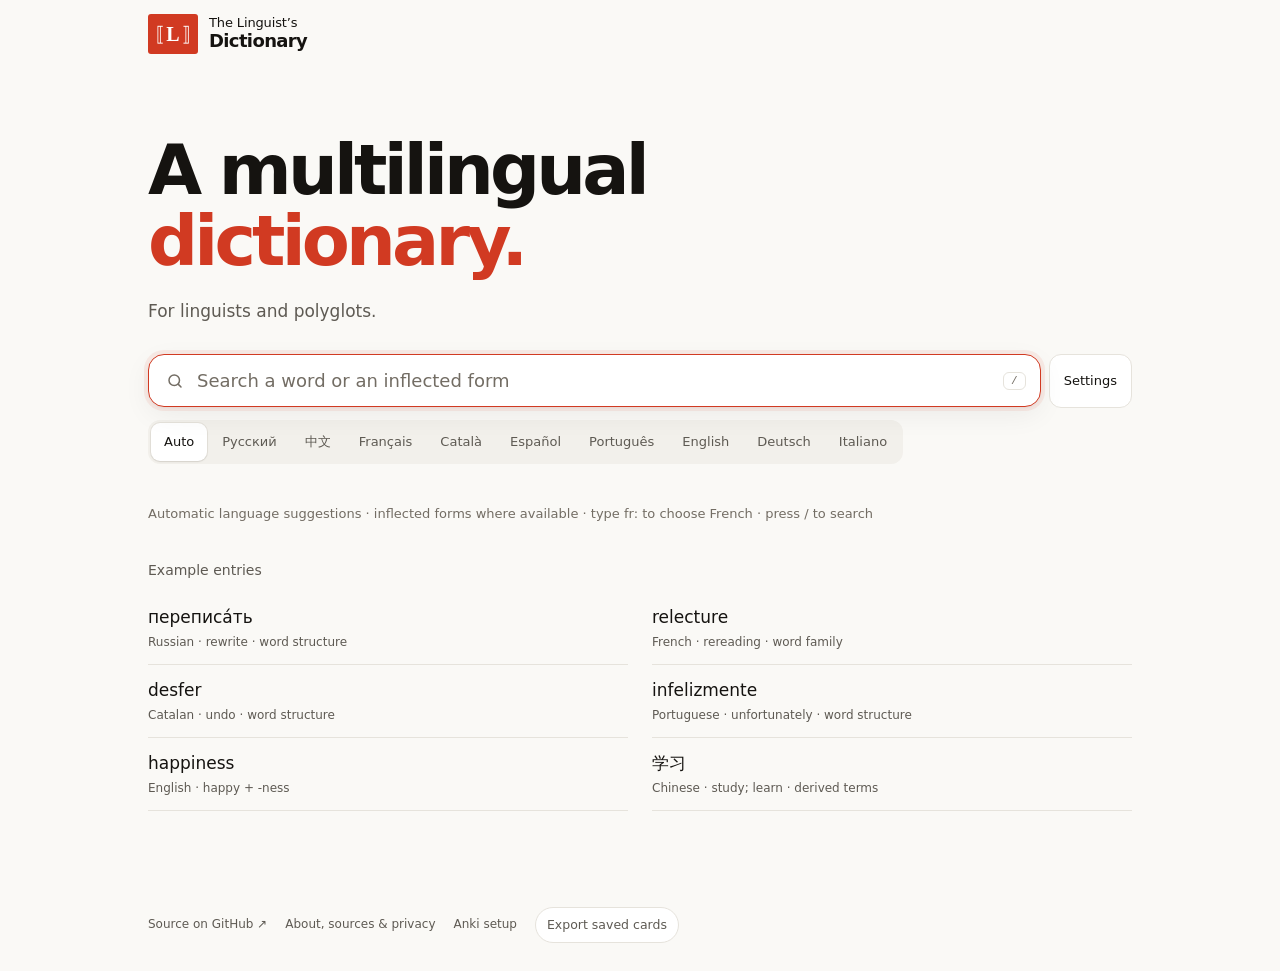
<file: index.html>
<!doctype html>
<html lang="en">
<head>
<meta charset="utf-8">
<meta name="viewport" content="width=device-width, initial-scale=1">
<meta name="color-scheme" content="light dark">
<title>The Linguist’s Dictionary</title>
<meta name="description" content="A multilingual reference for linguists and polyglots, with definitions, forms, etymology and cross-language connections across nine languages.">
<meta name="referrer" content="no-referrer">
<meta property="og:title" content="The Linguist’s Dictionary">
<meta property="og:description" content="A multilingual reference for linguists and polyglots across nine languages.">
<meta name="theme-color" content="#d13a22">
<link rel="icon" href="favicon-semantic-2.svg" type="image/svg+xml">
<link rel="shortcut icon" href="favicon-semantic-2.svg" type="image/svg+xml">
<link rel="stylesheet" href="styles.css?v=20261117-linguist1">
<link rel="stylesheet" href="mobile-fix.css?v=20261117-phone2">
<link rel="stylesheet" href="features.css?v=20261117-linguist1">
<link rel="stylesheet" href="reset.css?v=20261117-reset1">
<link rel="stylesheet" href="brand.css?v=20261117-brand2">
<link rel="stylesheet" href="morphology.css?v=20261118-1">
<link rel="stylesheet" href="polish.css?v=20261118-2">
<link rel="stylesheet" href="gender.css?v=20261118-1">
<link rel="stylesheet" href="word-links.css?v=20261118-1">
<link rel="stylesheet" href="compact-actions.css?v=20261119-2">
<link rel="stylesheet" href="audio-launch.css?v=20261119-2">
</head>
<body class="home">
<header class="top"><div class="wrap">
 <div class="brandrow">
  <button class="brand" id="home" type="button"><span class="mark semantic-mark" aria-hidden="true"><span class="semantic-bracket">⟦</span><span class="semantic-letter">L</span><span class="semantic-bracket">⟧</span></span><span>The Linguist’s<br><strong>Dictionary</strong></span></button>

 </div>
 <div class="intro"><h1 class="hero">A multilingual<br><span>dictionary.</span></h1><p class="tagline">For linguists and polyglots.</p></div>
 <div class="searchline"><form class="search" id="f" autocomplete="off">
  <svg viewBox="0 0 24 24" fill="none" stroke="currentColor" stroke-width="2" stroke-linecap="round"><circle cx="11" cy="11" r="7"/><path d="m20 20-3.5-3.5"/></svg>
  <input id="q" type="search" placeholder="Search a word or an inflected form" aria-label="Word" autofocus spellcheck="false" autocapitalize="off" enterkeyhint="search">
  <span class="kbd">/</span>
 </form><details id="settings" class="settings"><summary aria-label="Dictionary settings">Settings</summary><div class="settings-panel"><h2>Cards &amp; appearance</h2>  <div class="tools">
   <span class="pill" id="queueStatus" hidden></span>
   <button class="pill" id="ankiStatus" type="button" title="Connect Anki on this computer">Connect Anki</button>
   <button class="pill" id="autoBtn" type="button" role="switch" aria-checked="true"><span>Auto-add</span><span class="switch"></span></button>
   <button class="icon-btn" id="themeBtn" type="button" aria-label="Theme"></button>
  </div><a href="about.html#anki">Anki setup &amp; local access ↗</a><p>Save in this browser, export as TSV, or connect Anki Desktop. Auto-add saves each completed lookup and available partners.</p></div></details></div>
 <div class="seg" id="langs" role="group" aria-label="Language"></div>
</div></header>
<main class="wrap" id="main"></main>
<footer class="wrap site-footer"><a href="https://github.com/guillemwilly/linguists-dictionary">Source on GitHub ↗</a><a href="about.html">About, sources &amp; privacy</a><a href="about.html#anki">Anki setup</a><button class="pill" id="exportBtn" type="button">Export saved cards</button></footer>
<script src="compat.js?v=italian-1"></script>
<script src="app.js?v=20261118-polish1"></script>
<script src="german.js?v=italian-1"></script>
<script src="italian.js?v=italian-1"></script>
<script src="morphology.js?v=20261118-polish1"></script>
<script src="gender.js?v=italian-1"></script>
<script src="features.js?v=german-1"></script>
<script src="word-links.js?v=20261118-1"></script>
<script src="reset.js?v=20261117-reset1"></script>
<script src="compact-actions.js?v=20261119-2"></script>
<script src="pronunciation.js?v=20261119-2"></script>
<script src="launch-examples.js?v=20261118-1"></script>
</body>
</html>
</file>
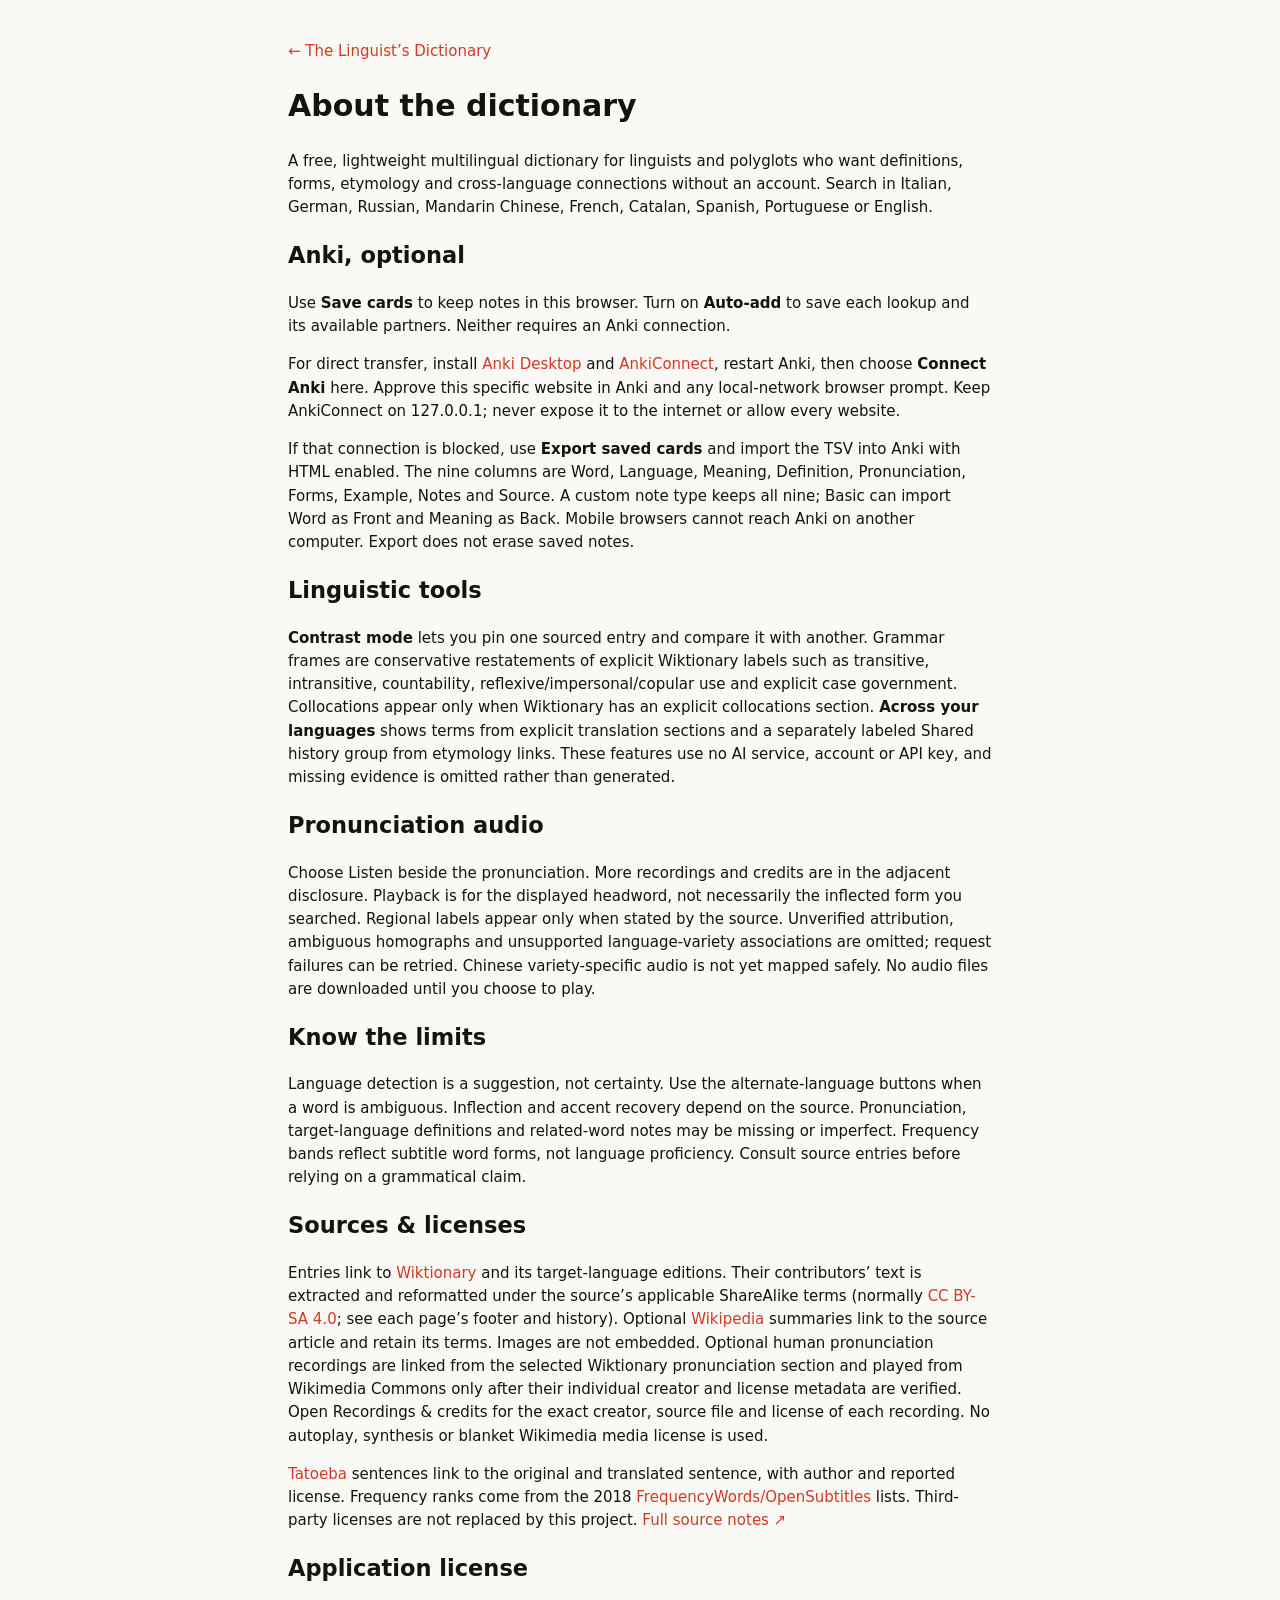
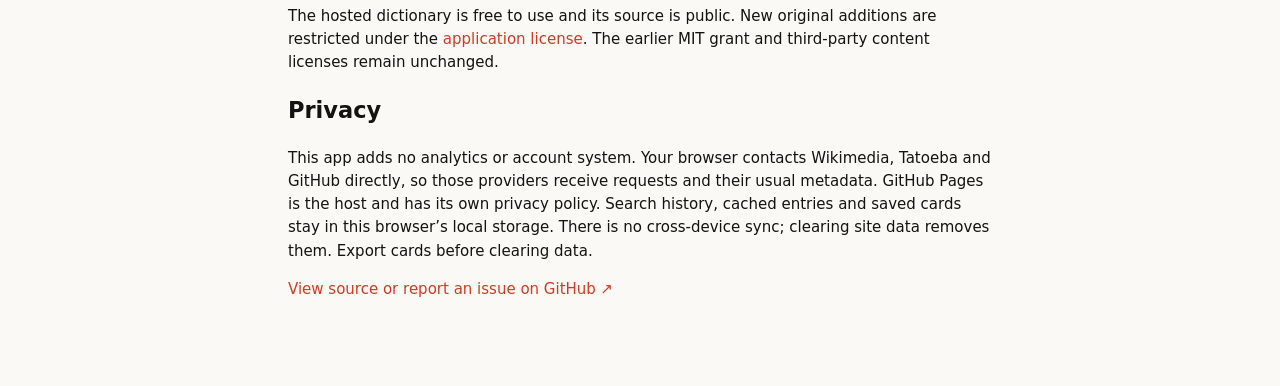
<file: about.html>
<!doctype html><html lang="en"><head><meta charset="utf-8"><meta name="viewport" content="width=device-width,initial-scale=1"><title>About · The Linguist’s Dictionary</title><link rel="stylesheet" href="styles.css?v=20261117-mobile1"><link rel="stylesheet" href="features.css?v=20261117-linguist1"><link rel="stylesheet" href="reset.css?v=20261117-reset1"><link rel="icon" href="favicon-semantic-2.svg" type="image/svg+xml"><link rel="shortcut icon" href="favicon-semantic-2.svg" type="image/svg+xml"></head><body><main class="wrap" style="max-width:760px;padding-top:40px"><a href="./">← The Linguist’s Dictionary</a><h1>About the dictionary</h1><p>A free, lightweight multilingual dictionary for linguists and polyglots who want definitions, forms, etymology and cross-language connections without an account. Search in Italian, German, Russian, Mandarin Chinese, French, Catalan, Spanish, Portuguese or English.</p><h2 id="anki">Anki, optional</h2><p>Use <b>Save cards</b> to keep notes in this browser. Turn on <b>Auto-add</b> to save each lookup and its available partners. Neither requires an Anki connection.</p><p>For direct transfer, install <a href="https://apps.ankiweb.net/">Anki Desktop</a> and <a href="https://ankiweb.net/shared/info/2055492159">AnkiConnect</a>, restart Anki, then choose <b>Connect Anki</b> here. Approve this specific website in Anki and any local-network browser prompt. Keep AnkiConnect on 127.0.0.1; never expose it to the internet or allow every website.</p><p>If that connection is blocked, use <b>Export saved cards</b> and import the TSV into Anki with HTML enabled. The nine columns are Word, Language, Meaning, Definition, Pronunciation, Forms, Example, Notes and Source. A custom note type keeps all nine; Basic can import Word as Front and Meaning as Back. Mobile browsers cannot reach Anki on another computer. Export does not erase saved notes.</p><h2>Linguistic tools</h2><p><b>Contrast mode</b> lets you pin one sourced entry and compare it with another. Grammar frames are conservative restatements of explicit Wiktionary labels such as transitive, intransitive, countability, reflexive/impersonal/copular use and explicit case government. Collocations appear only when Wiktionary has an explicit collocations section. <b>Across your languages</b> shows terms from explicit translation sections and a separately labeled Shared history group from etymology links. These features use no AI service, account or API key, and missing evidence is omitted rather than generated.</p><h2>Pronunciation audio</h2><p>Choose Listen beside the pronunciation. More recordings and credits are in the adjacent disclosure. Playback is for the displayed headword, not necessarily the inflected form you searched. Regional labels appear only when stated by the source. Unverified attribution, ambiguous homographs and unsupported language-variety associations are omitted; request failures can be retried. Chinese variety-specific audio is not yet mapped safely. No audio files are downloaded until you choose to play.</p><h2>Know the limits</h2><p>Language detection is a suggestion, not certainty. Use the alternate-language buttons when a word is ambiguous. Inflection and accent recovery depend on the source. Pronunciation, target-language definitions and related-word notes may be missing or imperfect. Frequency bands reflect subtitle word forms, not language proficiency. Consult source entries before relying on a grammatical claim.</p><h2 id="sources">Sources &amp; licenses</h2><p>Entries link to <a href="https://en.wiktionary.org/">Wiktionary</a> and its target-language editions. Their contributors’ text is extracted and reformatted under the source’s applicable ShareAlike terms (normally <a href="https://creativecommons.org/licenses/by-sa/4.0/">CC BY-SA 4.0</a>; see each page’s footer and history). Optional <a href="https://www.wikipedia.org/">Wikipedia</a> summaries link to the source article and retain its terms. Images are not embedded. Optional human pronunciation recordings are linked from the selected Wiktionary pronunciation section and played from Wikimedia Commons only after their individual creator and license metadata are verified. Open Recordings &amp; credits for the exact creator, source file and license of each recording. No autoplay, synthesis or blanket Wikimedia media license is used.</p><p><a href="https://tatoeba.org/">Tatoeba</a> sentences link to the original and translated sentence, with author and reported license. Frequency ranks come from the 2018 <a href="https://github.com/hermitdave/FrequencyWords">FrequencyWords/OpenSubtitles</a> lists. Third-party licenses are not replaced by this project. <a href="https://github.com/guillemwilly/linguists-dictionary/blob/main/SOURCES.md">Full source notes ↗</a></p><h2>Application license</h2><p>The hosted dictionary is free to use and its source is public. New original additions are restricted under the <a href="https://github.com/guillemwilly/linguists-dictionary/blob/main/LICENSE">application license</a>. The earlier MIT grant and third-party content licenses remain unchanged.</p><h2>Privacy</h2><p>This app adds no analytics or account system. Your browser contacts Wikimedia, Tatoeba and GitHub directly, so those providers receive requests and their usual metadata. GitHub Pages is the host and has its own privacy policy. Search history, cached entries and saved cards stay in this browser’s local storage. There is no cross-device sync; clearing site data removes them. Export cards before clearing data.</p><p><a href="https://github.com/guillemwilly/linguists-dictionary">View source or report an issue on GitHub ↗</a></p></main></body></html>
</file>
<file: styles.css>
:root{--bg:#faf9f6;--surface:#fff;--surface-2:#f2f0eb;--border:#e6e3dc;--text:#151310;--muted:#5e5a53;--faint:#736d64;--accent:#d13a22;--accent-soft:rgb(209 58 34/8%);--ok:#16a34a;--warn:#d97706;--shadow:0 1px 2px rgb(0 0 0/4%),0 8px 28px rgb(0 0 0/6%);
--font:-apple-system,BlinkMacSystemFont,"SF Pro Text","Inter",system-ui,sans-serif;--display:-apple-system,BlinkMacSystemFont,"SF Pro Display","Inter",system-ui,sans-serif;--mono:ui-monospace,"SF Mono",Menlo,monospace;--r:14px}
:root[data-theme=dark]{--bg:#0e0d0c;--surface:#171614;--surface-2:#201e1b;--border:#2c2926;--text:#f3f0ea;--muted:#aaa49a;--faint:#a29b90;--accent:#ff6a4d;--accent-soft:rgb(255 106 77/12%);--ok:#4ade80;--warn:#fbbf24;--shadow:0 1px 2px rgb(0 0 0/40%),0 12px 32px rgb(0 0 0/45%)}
@media (prefers-color-scheme:dark){:root:not([data-theme=light]){--bg:#0e0d0c;--surface:#171614;--surface-2:#201e1b;--border:#2c2926;--text:#f3f0ea;--muted:#aaa49a;--faint:#a29b90;--accent:#ff6a4d;--accent-soft:rgb(255 106 77/12%);--ok:#4ade80;--warn:#fbbf24;--shadow:0 1px 2px rgb(0 0 0/40%),0 12px 32px rgb(0 0 0/45%)}}
*{box-sizing:border-box}
[hidden]{display:none!important}
html{-webkit-font-smoothing:antialiased;-moz-osx-font-smoothing:grayscale}
body{margin:0;background:var(--bg);color:var(--text);font:15px/1.55 var(--font)}
a{color:var(--accent);text-decoration:none}a:hover{text-decoration:underline}
button{font:inherit;color:inherit;cursor:pointer}
:focus-visible{outline:2px solid var(--accent);outline-offset:2px}
svg{display:block}
.wrap{max-width:1040px;margin:0 auto;padding:0 28px}
header.top{position:sticky;top:0;z-index:10;background:color-mix(in srgb,var(--bg) 85%,transparent);-webkit-backdrop-filter:saturate(1.6) blur(18px);backdrop-filter:saturate(1.6) blur(18px);border-bottom:1px solid transparent;transition:border-color .2s}
body.scrolled header.top{border-bottom-color:var(--border)}
.top .wrap{padding-top:14px;padding-bottom:14px}
.brandrow{display:flex;align-items:center;justify-content:space-between;gap:12px;margin-bottom:14px}
.brand{display:flex;align-items:center;gap:9px;background:none;border:0;padding:0;font:600 15px var(--display);letter-spacing:-.01em}
.mark{width:18px;height:18px;border-radius:6px;background:var(--text);position:relative}
.mark::after{content:"";position:absolute;right:3px;bottom:3px;width:6px;height:6px;border-radius:2px;background:var(--accent)}
.tools{display:flex;align-items:center;gap:6px;flex-wrap:wrap;justify-content:flex-end}
.pill{display:inline-flex;align-items:center;gap:7px;height:30px;padding:0 11px;border-radius:999px;border:1px solid var(--border);background:var(--surface);font-size:12.5px;font-weight:500;color:var(--muted)}
.pill a{font-weight:600}
.dot{width:7px;height:7px;border-radius:50%;background:var(--faint)}.dot.on{background:var(--ok)}.dot.off{background:var(--warn)}
.switch{position:relative;width:26px;height:15px;border-radius:999px;background:var(--border);transition:background .2s;flex:none}
.switch::after{content:"";position:absolute;top:2px;left:2px;width:11px;height:11px;border-radius:50%;background:#fff;box-shadow:0 1px 2px rgb(0 0 0/30%);transition:transform .2s}
.pill[aria-checked=true] .switch{background:var(--accent)}.pill[aria-checked=true] .switch::after{transform:translateX(11px)}
.icon-btn{width:30px;height:30px;border-radius:999px;border:1px solid var(--border);background:var(--surface);display:grid;place-items:center;color:var(--muted);padding:0;flex:none}
.icon-btn svg{width:15px;height:15px}
.icon-btn:hover{color:var(--text)}
.hero{display:none;font:650 clamp(34px,6vw,52px)/1.05 var(--display);letter-spacing:-.04em;margin:15vh 0 24px}
body.home .hero{display:block}
body.home header.top{position:static;background:none;-webkit-backdrop-filter:none;backdrop-filter:none}
.search{position:relative;display:flex;align-items:center;background:var(--surface);border:1px solid var(--border);border-radius:16px;box-shadow:var(--shadow);transition:border-color .15s,box-shadow .15s}
.search:focus-within{border-color:var(--accent);box-shadow:0 0 0 4px var(--accent-soft),var(--shadow)}
.search>svg{position:absolute;left:17px;width:18px;height:18px;color:var(--faint);pointer-events:none}
#q{flex:1;min-width:0;border:0;background:none;outline:none;color:var(--text);font:400 18px var(--font);padding:15px 16px 15px 48px;-webkit-appearance:none;appearance:none}
#q::placeholder{color:var(--faint)}
#q::-webkit-search-cancel-button{display:none}
.kbd{margin-right:14px;font:500 11px var(--mono);color:var(--faint);border:1px solid var(--border);border-radius:6px;padding:2px 7px}
.seg{display:flex;gap:2px;margin-top:12px;padding:3px;background:var(--surface-2);border-radius:12px;width:fit-content;max-width:100%;overflow-x:auto;scrollbar-width:none}
.seg::-webkit-scrollbar{display:none}
.seg button{border:0;background:none;height:30px;padding:0 13px;border-radius:9px;font-size:13px;font-weight:500;color:var(--muted);white-space:nowrap;transition:background .15s,color .15s}
.seg button:hover{color:var(--text)}
.seg button[aria-pressed=true]{background:var(--surface);color:var(--text);box-shadow:0 1px 2px rgb(0 0 0/8%),0 0 0 1px var(--border)}
main{padding-top:32px;padding-bottom:140px}
.hint{color:var(--faint);font-size:13px;margin:0 0 36px}
.recent h3,.section-h{font:600 13px var(--display);color:var(--muted);margin:0 0 12px;letter-spacing:-.005em}
.recent ul{list-style:none;margin:0;padding:0;display:grid;grid-template-columns:repeat(auto-fill,minmax(210px,1fr));gap:8px}
.recent li button{width:100%;text-align:left;border:1px solid var(--border);background:var(--surface);border-radius:12px;padding:12px 14px;display:flex;flex-direction:column;gap:2px;transition:border-color .15s,transform .15s}
.recent li button:hover{border-color:color-mix(in srgb,var(--accent) 45%,var(--border));transform:translateY(-1px)}
.recent .w{display:flex;justify-content:space-between;align-items:baseline;gap:8px;font:600 17px var(--display);letter-spacing:-.015em}
.recent .l{font:500 11px var(--font);color:var(--faint);text-transform:uppercase;letter-spacing:.04em}
.recent .g{font-size:13px;color:var(--muted);white-space:nowrap;overflow:hidden;text-overflow:ellipsis}
.grid{display:grid;grid-template-columns:minmax(0,1fr) 296px;gap:56px;align-items:start}
.eyebrow{display:flex;flex-wrap:wrap;align-items:center;gap:8px;font-size:13px;font-weight:500;color:var(--muted)}
.from{display:inline-flex;flex-wrap:wrap;align-items:center;gap:6px 8px;margin-bottom:14px;padding:6px 12px;border-radius:999px;background:var(--accent-soft);font-size:13px;color:var(--muted)}
.from svg{width:13px;height:13px;color:var(--accent)}
.from .typed{font-weight:600;color:var(--text)}
.also{margin-left:auto;display:inline-flex;flex-wrap:wrap;align-items:center;gap:2px;color:var(--faint);font-weight:400}
.alt{border:0;background:none;padding:2px 7px;border-radius:7px;color:var(--accent);font-size:13px;font-weight:500}
.alt:hover{background:var(--accent-soft)}
.card.miss{max-width:520px;margin-top:24px}
.eyebrow .sep{width:3px;height:3px;border-radius:50%;background:var(--faint)}
.hw{font:650 clamp(44px,8vw,76px)/1.04 var(--display);letter-spacing:-.045em;margin:6px 0 12px;overflow-wrap:anywhere}
:lang(zh).hw,.chips :lang(zh){font-family:"PingFang SC","Hiragino Sans GB",var(--display);letter-spacing:0}
:lang(zh).hw{font-weight:500}
.sub{display:flex;flex-wrap:wrap;align-items:center;gap:8px;color:var(--muted);font-size:15.5px}
.pron{margin-right:2px}
.tag{display:inline-flex;align-items:center;height:24px;padding:0 9px;border-radius:999px;background:var(--surface-2);color:var(--muted);font-size:12px;font-weight:500}
.native{margin-top:28px;padding:16px 18px;border-radius:var(--r);background:var(--surface-2);font-size:16px;line-height:1.5}
.native .k{display:block;font-size:11.5px;font-weight:600;color:var(--accent);margin-bottom:3px;letter-spacing:.02em}
.pos{margin-top:40px}
.pos-h{display:flex;align-items:baseline;justify-content:space-between;gap:12px;padding-bottom:10px;border-bottom:1px solid var(--border)}
.pos-h h3{margin:0;font:600 15px var(--display);letter-spacing:-.01em}
.forms{margin:12px 0 2px;font-size:13.5px;color:var(--muted)}
ol.defs{list-style:none;counter-reset:d;margin:0;padding:0}
ol.defs>li{counter-increment:d;position:relative;padding:12px 0 6px 36px}
ol.defs>li::before{content:counter(d);position:absolute;left:0;top:13px;width:22px;height:22px;border-radius:7px;background:var(--surface-2);color:var(--muted);font:600 11.5px var(--font);display:grid;place-items:center}
.g{font-size:16px;line-height:1.5}
.lbl{display:inline-block;font-size:11.5px;font-weight:500;color:var(--accent);background:var(--accent-soft);border-radius:6px;padding:1px 7px;margin-right:7px;vertical-align:1px}
.ex{margin-top:8px;padding-left:13px;border-left:2px solid var(--border);font-size:14.5px}
.ex b{font-weight:600;color:var(--accent)}
.ex i{display:block;font-style:normal;color:var(--muted);font-size:13.5px}
.section-h{margin-top:40px;color:var(--text);font-size:15px}
.sentences .ex{margin-top:12px}
details.disc{margin-top:14px;border:1px solid var(--border);border-radius:var(--r);background:var(--surface)}
details.disc+details.disc{margin-top:8px}
details.disc summary{list-style:none;display:flex;justify-content:space-between;align-items:center;padding:14px 16px;font-weight:500;cursor:pointer}
details.disc summary::-webkit-details-marker{display:none}
details.disc summary::after{content:"";width:7px;height:7px;border-right:1.5px solid var(--faint);border-bottom:1.5px solid var(--faint);transform:rotate(45deg) translateY(-2px);transition:transform .2s}
details.disc[open] summary::after{transform:rotate(-135deg) translateY(-2px)}
.tblwrap{overflow-x:auto;padding:0 16px 16px}
.tblwrap table{border-collapse:collapse;font-size:13px;min-width:100%}
.tblwrap th,.tblwrap td{border:1px solid var(--border);padding:6px 9px;text-align:left;vertical-align:top;background:none!important;color:var(--text)!important}
.tblwrap th{color:var(--muted)!important;font-weight:500}
.deep{display:inline-flex;align-items:center;gap:8px;margin-top:44px;height:40px;padding:0 16px;border-radius:12px;background:var(--text);color:var(--bg);font-weight:600;font-size:14px}
.deep:hover{text-decoration:none;opacity:.9}
.deep svg{width:15px;height:15px}
.deep-sub{margin:8px 0 0;font-size:13px;color:var(--faint)}
.col-side{display:flex;flex-direction:column;gap:12px}
.card{background:var(--surface);border:1px solid var(--border);border-radius:var(--r);padding:16px 16px 18px}
.card h4{margin:0 0 10px;font-size:12px;font-weight:600;color:var(--faint);letter-spacing:.01em}
.card p{margin:0;font-size:14px;line-height:1.55;color:var(--muted)}
.meter{display:flex;gap:4px;margin:2px 0 12px}.meter span{flex:1;height:6px;border-radius:3px;background:var(--surface-2)}.meter span.on{background:var(--accent)}
.freq-l{font-weight:600;font-size:15px}.freq-r{color:var(--muted);font-size:13px}
.chips{display:flex;flex-wrap:wrap;gap:6px}
.chips button{height:36px;padding:0 13px;border-radius:10px;border:1px solid var(--border);background:var(--surface);font-size:15.5px;font-weight:500;transition:border-color .15s,background .15s}
.chips button:hover{border-color:var(--accent);background:var(--accent-soft)}
.clamp{display:-webkit-box;-webkit-line-clamp:6;-webkit-box-orient:vertical;overflow:hidden;cursor:pointer}
.clamp.open{-webkit-line-clamp:unset}
.culture img{display:block;width:100%;height:140px;object-fit:cover;border-radius:10px;margin-bottom:14px;background:var(--surface-2)}
.wk-t{color:var(--text)!important;font-weight:600;margin-bottom:4px!important}
.culture a{display:inline-block;margin-top:10px;font-size:13px;font-weight:500}
.src{margin-top:56px;font-size:12px;color:var(--faint)}
.toast{position:fixed;left:50%;bottom:24px;transform:translateX(-50%);display:flex;align-items:center;gap:12px;max-width:calc(100% - 32px);padding:7px 7px 7px 16px;border-radius:999px;background:var(--text);color:var(--bg);box-shadow:var(--shadow);font-size:13.5px;font-weight:500;z-index:20;transition:opacity .3s,transform .3s}
.toast.hide{opacity:0;transform:translate(-50%,14px);pointer-events:none}
.toast .msg{display:flex;align-items:center;gap:8px;min-width:0;white-space:nowrap;overflow:hidden;text-overflow:ellipsis}
.toast .msg svg{width:15px;height:15px;flex:none}
.toast button{height:30px;padding:0 13px;border-radius:999px;border:0;background:color-mix(in srgb,var(--bg) 18%,transparent);color:var(--bg);font-weight:600;font-size:13px;flex:none}
.toast button:disabled{opacity:.5;cursor:default}
.spin{width:13px;height:13px;border-radius:50%;border:2px solid currentColor;border-right-color:transparent;animation:spin .7s linear infinite;flex:none;opacity:.7}
@keyframes spin{to{transform:rotate(360deg)}}
.skel{height:14px;border-radius:7px;background:linear-gradient(90deg,var(--surface-2) 25%,var(--border) 50%,var(--surface-2) 75%);background-size:200% 100%;animation:sh 1.3s linear infinite;margin:12px 0}
@keyframes sh{to{background-position:-200% 0}}
.err{color:var(--warn);font-size:15px}
@media (prefers-reduced-motion:no-preference){.fade{animation:f .22s ease-out}@keyframes f{from{opacity:0;transform:translateY(4px)}}}
@media (max-width:860px){.grid{grid-template-columns:1fr;gap:32px}}
@media (max-width:600px){.wrap{padding:0 16px}.kbd{display:none}.hero{margin-top:8vh}.pill .t{display:none}}

.brand{text-align:left;line-height:1.15;font-size:13px;font-weight:400;gap:11px}.brand strong{font-size:18px;font-weight:650;letter-spacing:-.035em}
.mark{width:35px;height:40px;border-radius:3px;background:var(--accent);color:white;font:650 29px/40px var(--display);text-align:center;letter-spacing:-.13em;padding-right:5px}.mark span{font-size:26px}.mark::after{display:none}
.intro{display:none;margin:9vh 0 30px}body.home .intro{display:block}.overline{font-size:12px;letter-spacing:.11em;text-transform:uppercase;font-weight:600;color:var(--muted);margin:0 0 20px}.hero{margin:0;font-size:clamp(42px,7vw,70px);line-height:1.02;letter-spacing:-.055em}.hero span{color:var(--accent)}.tagline{color:var(--muted);font-size:17px;margin:20px 0 0}
.site-footer{padding-bottom:28px;display:flex;align-items:center;gap:18px;flex-wrap:wrap;font-size:12px;color:var(--muted)}.site-footer a{color:var(--muted)}main.wrap{padding-top:25px;padding-bottom:70px}.sentence-credit{display:block;margin-top:5px;font-size:11px;color:var(--muted)}.sentence-credit a{color:var(--muted);text-decoration:underline}.recent .g,.recent .w{max-width:100%}.brandrow{gap:15px}.pill{min-height:36px}.icon-btn{width:36px;height:36px}.seg button{min-height:38px}.toast{border-radius:14px}.toast .msg{white-space:normal}
@media(max-width:600px){.brandrow{align-items:flex-start;flex-wrap:wrap}.tools{gap:5px}.intro{margin-top:5vh}.hero{font-size:46px}.grid{gap:28px}.site-footer{gap:14px}.tagline{font-size:15px}.also{margin-left:0}.from{border-radius:10px}.seg{width:100%}}
@media(prefers-reduced-motion:reduce){*,*::before,*::after{animation:none!important;transition:none!important;scroll-behavior:auto!important}}

/* Mobile result layout: put the learner's meaning first and keep chrome compact. */
@media(max-width:600px){
 body:not(.home) .brandrow{display:none}
 body:not(.home) .top .wrap{padding-top:8px;padding-bottom:10px}
 body:not(.home) main.wrap{padding-top:18px}
 body:not(.home) .col-main{display:flex;flex-direction:column}
 body:not(.home) .col-main>.from,
 body:not(.home) .col-main>.eyebrow,
 body:not(.home) .col-main>.hw,
 body:not(.home) .col-main>.sub{order:0}
 body:not(.home) .col-main>.pos{order:1}
 body:not(.home) .col-main>.native{order:2;margin-top:22px}
 body:not(.home) .col-main>.section-h,
 body:not(.home) .col-main>.sentences,
 body:not(.home) .col-main>details,
 body:not(.home) .col-main>.deep,
 body:not(.home) .col-main>.deep-sub{order:3}
 body:not(.home) .pos{display:flex;flex-direction:column;margin-top:28px}
 body:not(.home) .pos-h{order:0}
 body:not(.home) .defs{order:1}
 body:not(.home) .forms{order:2;margin-top:10px;font-size:12.5px}
 body:not(.home) ol.defs>li{padding-left:32px}
 body:not(.home) .g{font-size:17px}
 body:not(.home) .toast{bottom:10px;max-width:calc(100% - 20px)}
}
</file>
<file: mobile-fix.css>
/* Keep learner-facing meanings ahead of large inflection tables on phones. */
@media(max-width:600px){
  body:not(.home) .col-main>div[style*="margin-top:28px"]{order:4!important}
  body:not(.home) .col-main>.section-h,
  body:not(.home) .col-main>.sentences{order:3}
  body:not(.home) .col-main>.deep,
  body:not(.home) .col-main>.deep-sub{order:5}
}
</file>
<file: features.css>
/* Source-based learner tools */
.entry-actions{display:flex;align-items:center;gap:10px;flex-wrap:wrap;margin-top:16px}
.entry-actions button,.contrast-actions button{min-height:38px;padding:0 14px;border:1px solid var(--border);border-radius:11px;background:var(--surface);font-size:13px;font-weight:600}
.entry-actions button:hover,.contrast-actions button:hover{border-color:var(--accent);background:var(--accent-soft)}
.entry-actions button[aria-pressed=true]{border-color:var(--accent);color:var(--accent);background:var(--accent-soft)}
.entry-actions button:disabled{opacity:.45;cursor:wait}.entry-actions span{font-size:12.5px;color:var(--faint)}
.frames{display:flex;flex-direction:column;gap:5px;margin-top:9px}
.frame-row{display:flex;align-items:baseline;gap:8px;flex-wrap:wrap;padding:8px 10px;border-radius:9px;background:var(--accent-soft)}
.frame-pattern{font:600 13px var(--font);color:var(--text)}.frame-evidence{font-size:11.5px;color:var(--muted)}
.learning-detail{margin-top:15px!important;background:var(--surface-2)!important}
.learning-detail summary{font-size:13px!important;color:var(--muted)}
.collocation-list{margin:0;padding:0 18px 16px 34px;color:var(--text);font-size:14px}
.collocation-list li+li{margin-top:6px}
.connections h4{margin-bottom:14px}.conn-group+.conn-group{margin-top:16px;padding-top:15px;border-top:1px solid var(--border)}
.conn-group h5{margin:0 0 8px;font-size:13px}.conn-terms{display:flex;flex-wrap:wrap;gap:6px}
.conn-terms button{display:flex;align-items:baseline;gap:6px;min-height:34px;padding:5px 9px;border:1px solid var(--border);border-radius:9px;background:var(--surface);font-weight:600}
.conn-terms button:hover{border-color:var(--accent);background:var(--accent-soft)}.conn-terms small{font-size:9px;text-transform:uppercase;color:var(--faint)}
.conn-group p{margin-top:8px!important;font-size:11.5px!important}.mini-source{display:inline-block;margin-top:12px;font-size:11.5px;font-weight:600}
.contrast-head{display:flex;align-items:end;justify-content:space-between;gap:20px;margin-bottom:28px}
.contrast-head .overline{margin-bottom:8px}.contrast-head h1{margin:0;font:650 clamp(30px,5vw,50px)/1.05 var(--display);letter-spacing:-.04em}.contrast-head h1 span{color:var(--faint);font-weight:400}
.contrast-actions{display:flex;gap:7px}.contrast-grid{display:grid;grid-template-columns:1fr 1fr;gap:16px;align-items:start}
.contrast-entry{border:1px solid var(--border);border-radius:18px;background:var(--surface);padding:22px;min-width:0}
.contrast-entry h2{margin:4px 0 2px;font:650 clamp(36px,5vw,56px)/1.05 var(--display);letter-spacing:-.04em;overflow-wrap:anywhere}.contrast-pron{margin:0 0 16px;color:var(--muted)}
.contrast-entry .native{margin:18px 0 8px}.contrast-entry ol.defs>li{padding-left:30px}.contrast-pos{display:block;margin-bottom:3px;font-size:11px;font-weight:600;text-transform:uppercase;letter-spacing:.04em;color:var(--faint)}
@media(max-width:700px){.contrast-head{align-items:flex-start;flex-direction:column}.contrast-grid{grid-template-columns:1fr}.contrast-entry{padding:18px}.contrast-actions{width:100%}.contrast-actions button{flex:1}}
@media(max-width:600px){body:not(.home) .col-main>.entry-actions{order:0}.entry-actions button{min-height:42px}.frame-row{align-items:flex-start;flex-direction:column;gap:1px}}
</file>
<file: brand.css>
.mark.semantic-mark{width:50px;padding:0;display:inline-flex;align-items:center;justify-content:center;gap:1px;letter-spacing:0;font-family:ui-serif,Georgia,"Times New Roman",serif}
.mark.semantic-mark span{display:inline-block;font-family:inherit;line-height:1;letter-spacing:0}
.mark.semantic-mark .semantic-bracket{font-size:20px;font-weight:500;transform:scaleX(.86) translateY(-.5px)}
.mark.semantic-mark .semantic-letter{font-size:20px;font-weight:650}
</file>
<file: morphology.css>
.morphology{overflow-wrap:anywhere}.morphology h5{font-size:14px;margin:0 0 10px}.morph-group{margin:18px 0}.morph-parts,.morph-family{display:flex;flex-wrap:wrap;align-items:center;gap:8px}.morph-parts>div{text-align:center}.morph-parts small{display:block;font-size:11px;color:var(--muted);margin-top:4px}.morph-term{min-height:44px;padding:8px 12px;border:1px solid var(--border);border-radius:8px;background:var(--surface);font-size:16px;color:var(--text);cursor:pointer}.morph-term:hover{border-color:var(--accent);background:var(--accent-soft)}.morph-term:focus-visible{outline:2px solid var(--accent);outline-offset:3px}.morphology .morph-note{font-size:13px;line-height:1.5;color:var(--muted);margin:12px 0}.morph-limit{border-top:1px solid var(--border);padding-top:14px}.morphology .mini-source{margin-top:2px}
</file>
<file: polish.css>
/* A quieter reading surface. Keep the search and secondary controls reachable. */
.searchline{display:flex;align-items:start;gap:8px;position:relative}.searchline .search{flex:1;min-width:0}
.settings{flex:none}.settings>summary{list-style:none;min-height:54px;display:flex;align-items:center;padding:0 14px;background:var(--surface);border:1px solid var(--border);border-radius:12px;font-size:13px;cursor:pointer}.settings>summary::-webkit-details-marker{display:none}.settings[open]>summary{border-color:var(--accent)}
.settings-panel{position:absolute;right:0;top:calc(100% + 8px);width:min(340px,100%);max-height:65vh;overflow:auto;padding:20px;background:var(--surface);border:1px solid var(--border);border-radius:14px;box-shadow:var(--shadow);z-index:30}.settings-panel h2{font-size:16px;margin:0 0 16px}.settings-panel .tools{display:flex;flex-direction:column;align-items:stretch;gap:10px;margin-bottom:16px}.settings-panel .pill{height:auto;min-height:44px;justify-content:space-between;border-radius:8px;font-size:14px}.settings-panel .icon-btn{width:44px;height:44px}.settings-panel>a{font-size:14px}.settings-panel p{font-size:13px;color:var(--muted);line-height:1.55;margin:12px 0 0}
/* The brand scrolls away naturally; sticky chrome never changes flow height.
   Avoid scroll-anchoring feedback from hiding rows or changing padding at a threshold. */
body:not(.home) header.top{top:-54px}
@media(max-width:600px){body:not(.home) header.top{top:0}}
.headword-row{display:flex;align-items:start;justify-content:space-between;gap:16px;margin:8px 0 10px}.hw{font-size:clamp(36px,5.5vw,56px);line-height:1.12;letter-spacing:-.035em;margin:0;min-width:0}.headword-row .hw{flex:1}
.entry-save{flex:0 0 112px;display:flex;flex-direction:column;align-items:flex-end;gap:5px;padding-top:3px;min-height:76px}.entry-save button,.retry-source,.source-state button{min-height:44px;border:1px solid var(--border);border-radius:9px;background:var(--surface);padding:8px 12px;font-size:13px;font-weight:600}.entry-save button{background:var(--accent);color:var(--bg);border-color:transparent}.entry-save .msg{font-size:12px;line-height:1.4;color:var(--muted);text-align:right;display:flex;gap:5px;align-items:center}.entry-save .msg svg{width:15px;height:15px;flex:none}.entry-save button:disabled{opacity:.5;cursor:wait}
.pos{margin-top:28px}.pos-h h3{font-size:16px}.g{font-size:17px;line-height:1.65}.ex{font-size:16px;line-height:1.6;margin-top:10px}.ex i{font-size:14.5px;line-height:1.6}ol.defs>li{padding-top:16px;padding-bottom:10px}ol.defs>li::before{top:19px}.forms{font-size:13px;line-height:1.6}.native{font-size:15px}.source-state{font-size:13px;color:var(--muted);min-height:64px;margin-top:24px;padding:12px 0}.native.source-state{padding:16px 18px;min-height:84px}.source-state button{margin-left:8px}.lookup-state{min-height:420px}.lookup-state h2{font-size:24px}.retry-source{margin-top:16px}
.col-main{min-width:0}.morphology{margin-top:32px;padding:22px}.morphology h4{font-size:16px;color:var(--text)}.morphology .morph-group{margin:18px 0}.morph-parts{align-items:flex-start}.morph-parts>span{align-self:center}.component-gloss{display:block;max-width:160px;font-size:14px;line-height:1.45;margin-top:6px;color:var(--text)}.analysis-about{margin:20px 0 14px;border-top:1px solid var(--border);padding-top:8px}.analysis-about summary{min-height:44px;display:list-item;align-content:center;cursor:pointer;font-size:14px;font-weight:500}.history-content{padding:0 18px 18px;color:var(--muted);font-size:15px;line-height:1.65}.historical-detail{margin-top:16px}.col-side .card:first-child{min-height:116px}.entry-actions{margin-top:10px}.entry-actions button,.contrast-actions button{min-height:44px}.frames{margin-top:10px}
@media(max-width:600px){.headword-row{gap:10px;order:0}.hw{font-size:36px}.entry-save{flex-basis:94px;min-height:72px}.entry-save button{padding:8px 10px}.settings>summary{font-size:12px;padding:0 10px}.search #q{font-size:16px;padding-left:40px;padding-right:4px}.search>svg{left:13px}body:not(.home) .col-main>.morphology,body:not(.home) .col-main>.historical-detail{order:4}body:not(.home) .col-main>.source-state{order:3}.morphology{padding:18px}.g{line-height:1.6}.seg button{min-height:40px;padding:0 11px}body:not(.home) .pos{margin-top:22px}.settings-panel{max-height:60vh}}
</file>
<file: gender.css>
.pos-h{flex-wrap:wrap;row-gap:8px}
.noun-gender{font-size:13px;font-weight:500;line-height:1.45;color:var(--text);background:var(--surface);border:1px solid var(--border);border-radius:7px;padding:4px 8px;max-width:100%;overflow-wrap:anywhere}
</file>
<file: word-links.css>
a.lookup-word{color:inherit;text-decoration:none;cursor:pointer;-webkit-user-select:text;user-select:text}
a.lookup-word:hover{text-decoration:underline;text-decoration-color:var(--accent);text-underline-offset:3px}
a.lookup-word:focus-visible{outline:2px solid var(--accent);outline-offset:2px;border-radius:2px}
a.lookup-word:active{color:var(--accent)}
</file>
<file: compact-actions.css>
.headword-row{flex-wrap:wrap;align-items:flex-start;row-gap:8px}
.headword-row .hw{flex:1 1 auto;max-width:100%;overflow-wrap:anywhere}
.headword-actions{display:flex;align-items:center;gap:8px;max-width:100%;flex-wrap:wrap;flex:0 1 auto}
.headword-actions .entry-save{flex:0 1 auto;flex-direction:row;align-items:center;min-height:44px;max-width:100%;padding-top:0;gap:8px}
.headword-actions .entry-save .msg{min-height:0;max-width:100%;text-align:left;font-size:13px;line-height:1.4;overflow-wrap:anywhere}
.headword-actions .entry-save .msg:empty{display:none}
.headword-actions .entry-actions{margin:0;gap:2px;flex-wrap:wrap}
.headword-actions .entry-actions button{min-height:44px;padding:0 10px;border-radius:9px;font-weight:500}
.headword-actions .entry-actions .clear-pin{min-width:44px;min-height:44px;padding:0 6px}
@media(max-width:600px){.headword-actions .entry-save{flex-basis:auto}.headword-row{column-gap:12px}}
</file>
<file: audio-launch.css>
.pron-audio{display:inline-flex;gap:8px;align-items:center;flex-wrap:wrap;max-width:100%}
.pron-audio button{min-height:44px;padding:8px 10px;border:1px solid var(--border);border-radius:9px;background:var(--surface);font:500 13px var(--font)}
.recording-details{font-size:13px;max-width:100%}.recording-details summary{cursor:pointer;min-height:44px;display:flex;align-items:center;color:var(--muted)}
.recording-details[open]{flex-basis:100%}.recording-content{padding:16px;border:1px solid var(--border);border-radius:12px;background:var(--surface);max-width:560px;line-height:1.6;overflow-wrap:anywhere}.recording-content p{margin:0 0 8px}.recording-credit{padding:12px 0;border-top:1px solid var(--border)}.recording-credit button{margin-bottom:8px}.recording-credit a,.recording-content a{color:var(--text)}.recording-status{font-size:12px;color:var(--muted)}
.launch-examples{margin:26px 0}.launch-examples h2{font-size:14px;margin:0 0 10px;color:var(--muted);font-weight:500}.launch-examples ul{padding:0;margin:0;list-style:none;display:grid;grid-template-columns:repeat(2,minmax(0,1fr));gap:0 24px}.launch-examples a{display:block;text-decoration:none;color:var(--text);padding:12px 0;border-bottom:1px solid var(--border);min-height:44px}.launch-examples a:hover>span{text-decoration:underline;text-decoration-color:var(--accent)}.launch-examples small{display:block;font-size:12px;color:var(--muted);margin-top:3px}.launch-examples span{font-size:17px;font-weight:500}@media(max-width:450px){.launch-examples ul{grid-template-columns:1fr}}

.pron-audio [hidden]{display:none!important}.pron-audio[data-state]:not([data-state=ready]){min-height:24px}.recording-status{font-size:13px;line-height:1.4}
</file>
